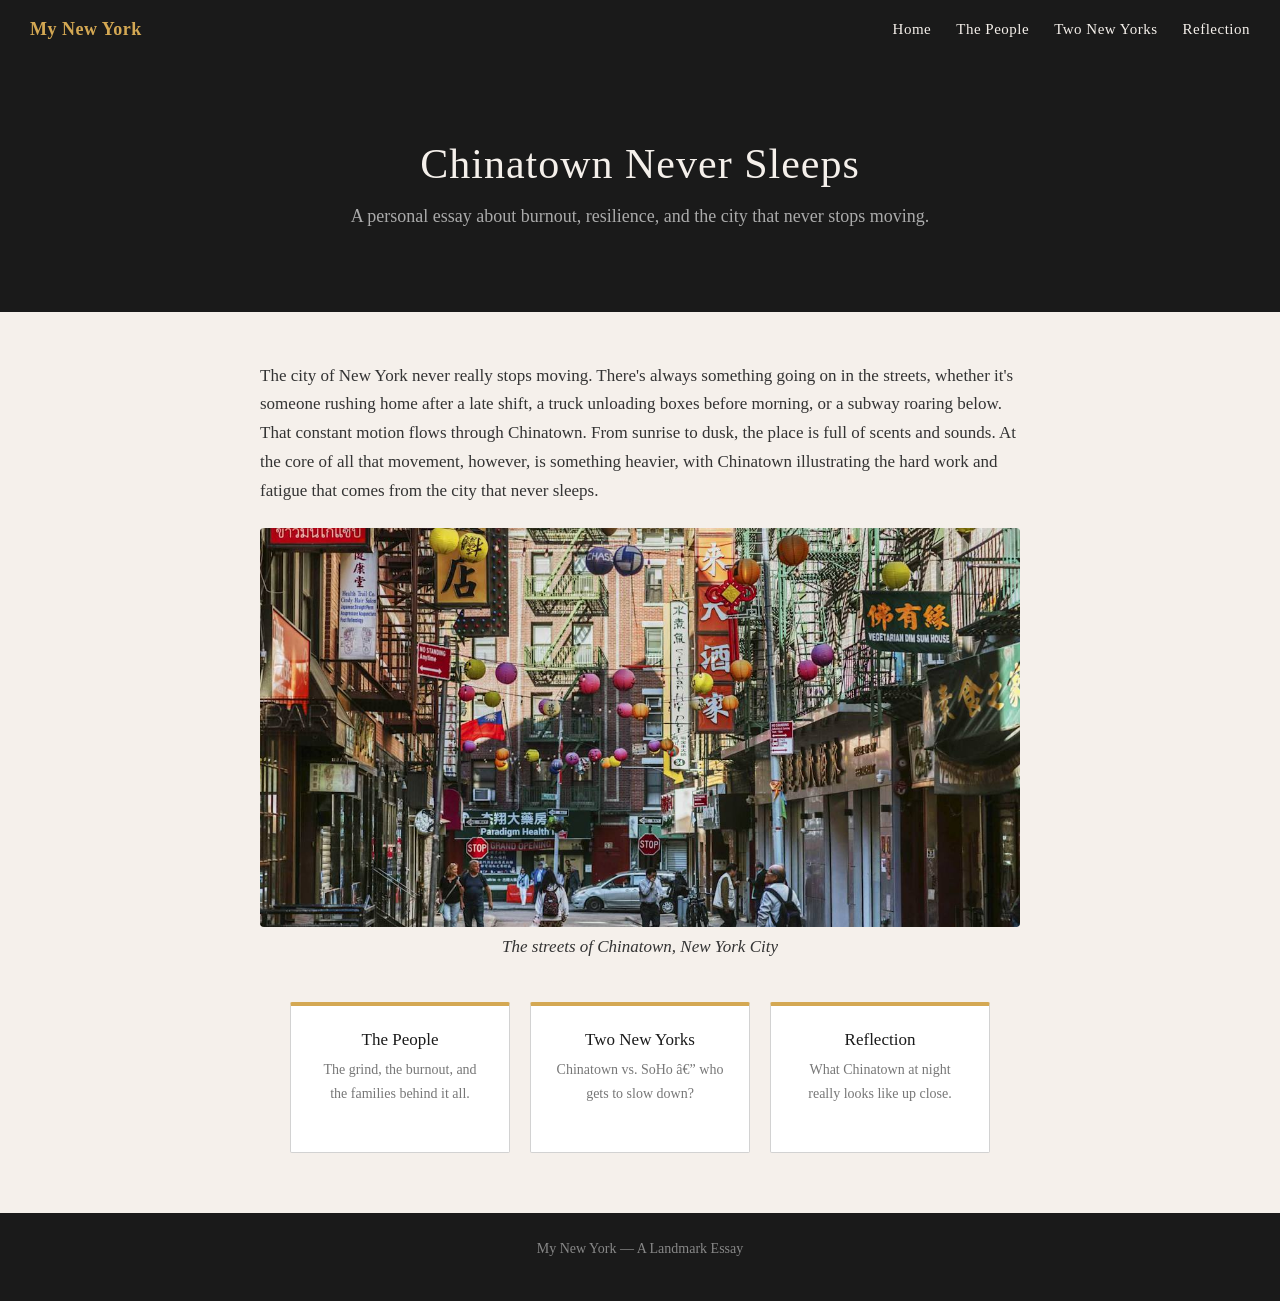
<file: homepage/index.html>
<!DOCTYPE html>

<html lang="en">
    <head>
        <link href="https://cdn.jsdelivr.net/npm/bootstrap@5.2.3/dist/css/bootstrap.min.css" rel="stylesheet" integrity="sha384-rbsA2VBKQhggwzxH7pPCaAqO46MgnOM80zW1RWuH61DGLwZJEdK2Kadq2F9CUG65" crossorigin="anonymous">
        <script src="https://cdn.jsdelivr.net/npm/bootstrap@5.2.3/dist/js/bootstrap.bundle.min.js" integrity="sha384-kenU1KFdBIe4zVF0s0G1M5b4hcpxyD9F7jL+jjXkk+Q2h455rYXK/7HAuoJl+0I4" crossorigin="anonymous"></script>
        <link href="styles.css" rel="stylesheet">
        <title>My New York</title>
    </head>
    <body>

        <!-- Navigation -->
        <nav>
            <a class="nav-title" href="index.html">My New York</a>
            <a href="index.html">Home</a>
            <a href="people.html">The People</a>
            <a href="contrast.html">Two New Yorks</a>
            <a href="reflection.html">Reflection</a>
        </nav>

        <!-- Hero -->
        <div class="hero">
            <h1>Chinatown Never Sleeps</h1>
            <p>A personal essay about burnout, resilience, and the city that never stops moving.</p>
        </div>

        <!-- Intro paragraph -->
        <div class="container">
            <p>
                The city of New York never really stops moving. There's always something going on in the streets,
                whether it's someone rushing home after a late shift, a truck unloading boxes before morning,
                or a subway roaring below. That constant motion flows through Chinatown. From sunrise to dusk,
                the place is full of scents and sounds. At the core of all that movement, however, is something
                heavier, with Chinatown illustrating the hard work and fatigue that comes from the city that never sleeps.
            </p>

            <img src="chinatown_street.jpg" alt="Chinatown street scene" class="essay-image">
            <p class="image-caption">The streets of Chinatown, New York City</p>

            <!-- Page navigation cards -->
            <div class="cards">
                <a href="people.html" class="card">
                    <h3>The People</h3>
                    <p>The grind, the burnout, and the families behind it all.</p>
                </a>
                <a href="contrast.html" class="card">
                    <h3>Two New Yorks</h3>
                    <p>Chinatown vs. SoHo — who gets to slow down?</p>
                </a>
                <a href="reflection.html" class="card">
                    <h3>Reflection</h3>
                    <p>What Chinatown at night really looks like up close.</p>
                </a>
            </div>
        </div>

        <!-- Footer -->
        <footer>
            <p>My New York &mdash; A Landmark Essay</p>
        </footer>

    </body>
</html>
</file>
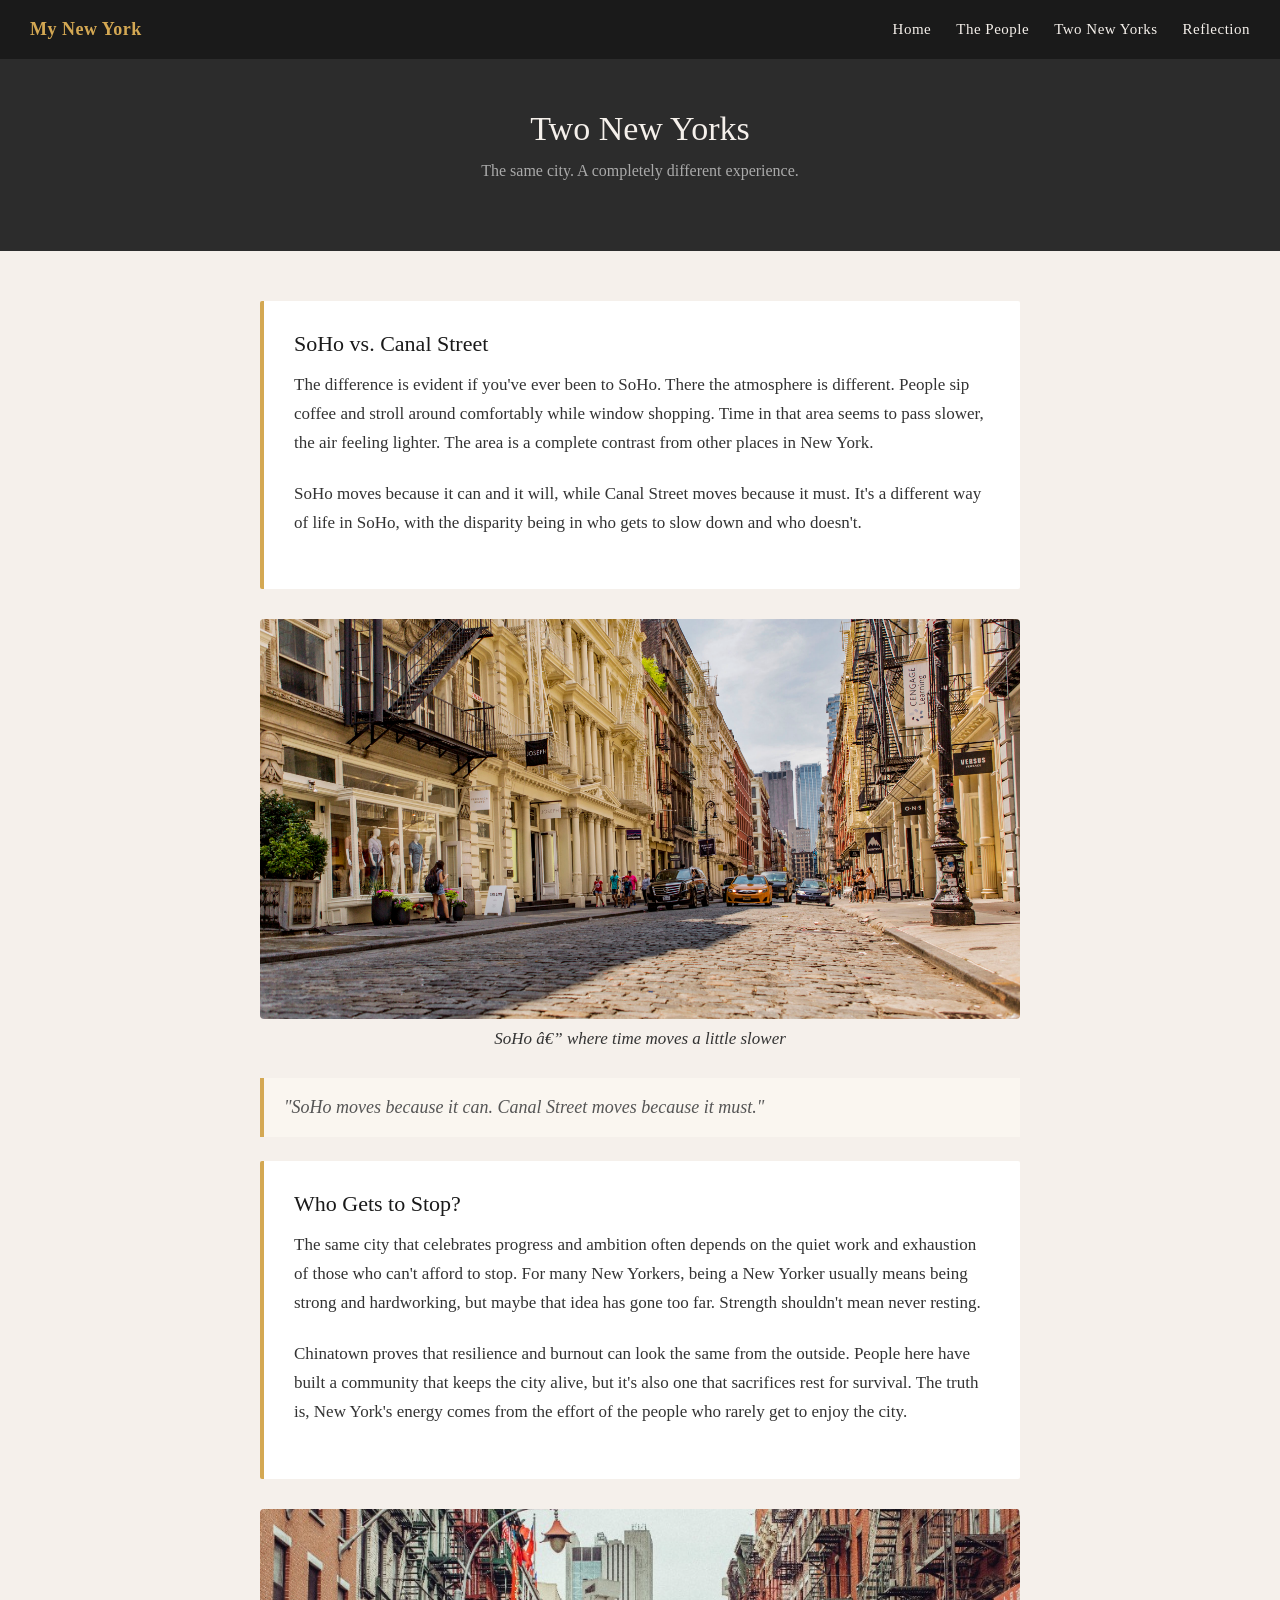
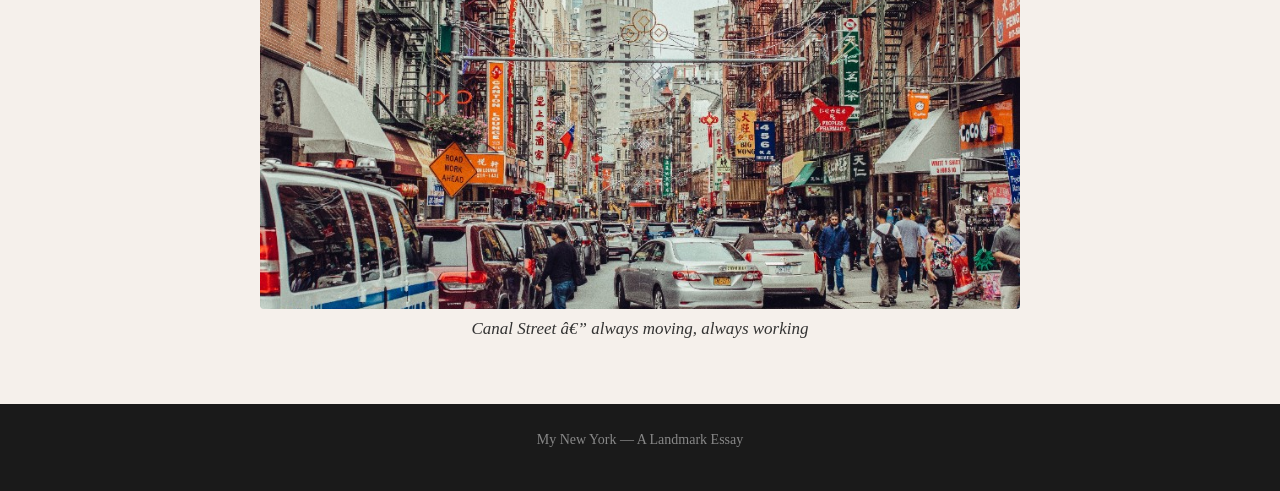
<file: homepage/contrast.html>
<!DOCTYPE html>

<html lang="en">
    <head>
        <link href="https://cdn.jsdelivr.net/npm/bootstrap@5.2.3/dist/css/bootstrap.min.css" rel="stylesheet" integrity="sha384-rbsA2VBKQhggwzxH7pPCaAqO46MgnOM80zW1RWuH61DGLwZJEdK2Kadq2F9CUG65" crossorigin="anonymous">
        <script src="https://cdn.jsdelivr.net/npm/bootstrap@5.2.3/dist/js/bootstrap.bundle.min.js" integrity="sha384-kenU1KFdBIe4zVF0s0G1M5b4hcpxyD9F7jL+jjXkk+Q2h455rYXK/7HAuoJl+0I4" crossorigin="anonymous"></script>
        <link href="styles.css" rel="stylesheet">
        <title>Two New Yorks &mdash; My New York</title>
    </head>
    <body>

        <!-- Navigation -->
        <nav>
            <a class="nav-title" href="index.html">My New York</a>
            <a href="index.html">Home</a>
            <a href="people.html">The People</a>
            <a href="contrast.html">Two New Yorks</a>
            <a href="reflection.html">Reflection</a>
        </nav>

        <!-- Page header -->
        <div class="page-header">
            <h1>Two New Yorks</h1>
            <p>The same city. A completely different experience.</p>
        </div>

        <!-- Content -->
        <div class="container">

            <div class="section-card">
                <h2>SoHo vs. Canal Street</h2>
                <p>
                    The difference is evident if you've ever been to SoHo. There the atmosphere is different.
                    People sip coffee and stroll around comfortably while window shopping. Time in that area
                    seems to pass slower, the air feeling lighter. The area is a complete contrast from other
                    places in New York.
                </p>
                <p>
                    SoHo moves because it can and it will, while Canal Street moves because it must.
                    It's a different way of life in SoHo, with the disparity being in who gets to slow
                    down and who doesn't.
                </p>
            </div>

            <img src="soho.jpg" alt="SoHo streets, people leisurely walking" class="essay-image">
            <p class="image-caption">SoHo — where time moves a little slower</p>

            <blockquote>
                "SoHo moves because it can. Canal Street moves because it must."
            </blockquote>

            <div class="section-card">
                <h2>Who Gets to Stop?</h2>
                <p>
                    The same city that celebrates progress and ambition often depends on the quiet work and
                    exhaustion of those who can't afford to stop. For many New Yorkers, being a New Yorker
                    usually means being strong and hardworking, but maybe that idea has gone too far.
                    Strength shouldn't mean never resting.
                </p>
                <p>
                    Chinatown proves that resilience and burnout can look the same from the outside.
                    People here have built a community that keeps the city alive, but it's also one that
                    sacrifices rest for survival. The truth is, New York's energy comes from the effort
                    of the people who rarely get to enjoy the city.
                </p>
            </div>

            <img src="chinatown_canal.jpg" alt="Canal Street, busy and crowded" class="essay-image">
            <p class="image-caption">Canal Street — always moving, always working</p>

        </div>

        <!-- Footer -->
        <footer>
            <p>My New York &mdash; A Landmark Essay</p>
        </footer>

    </body>
</html>
</file>
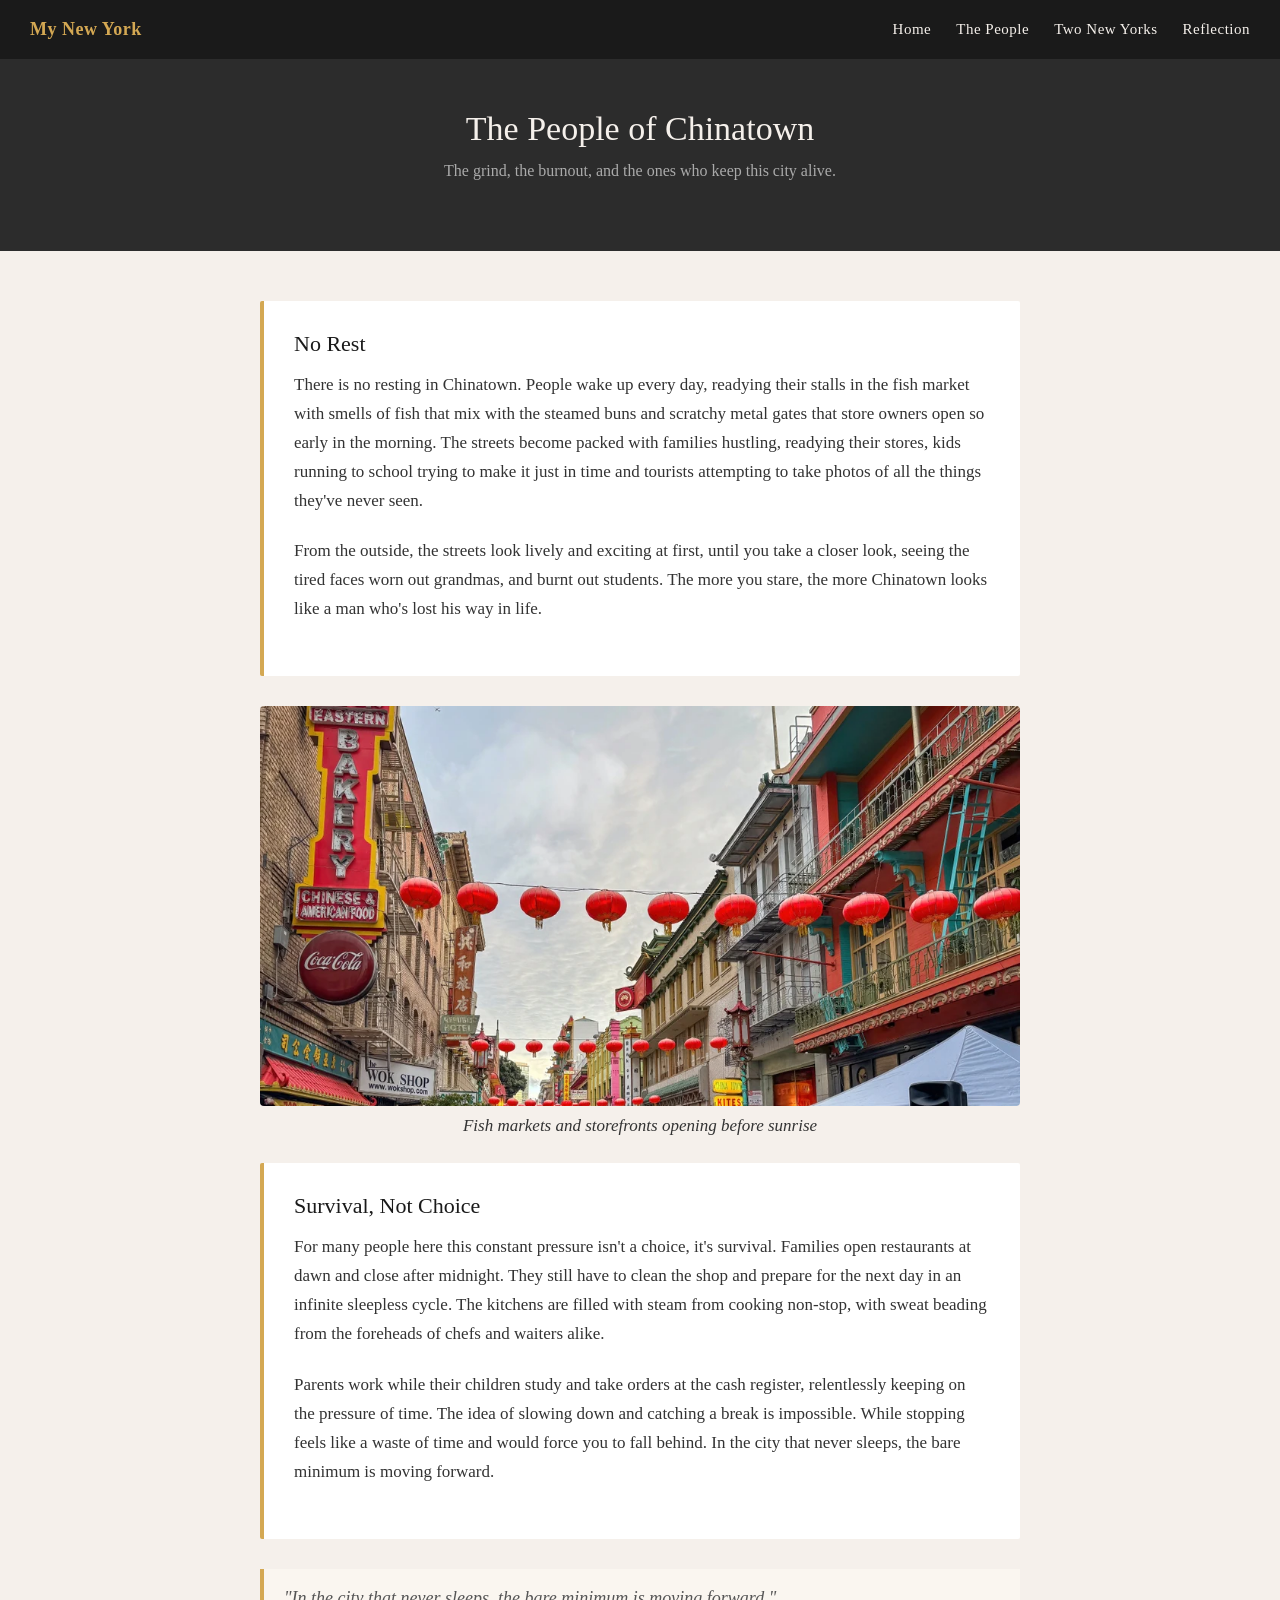
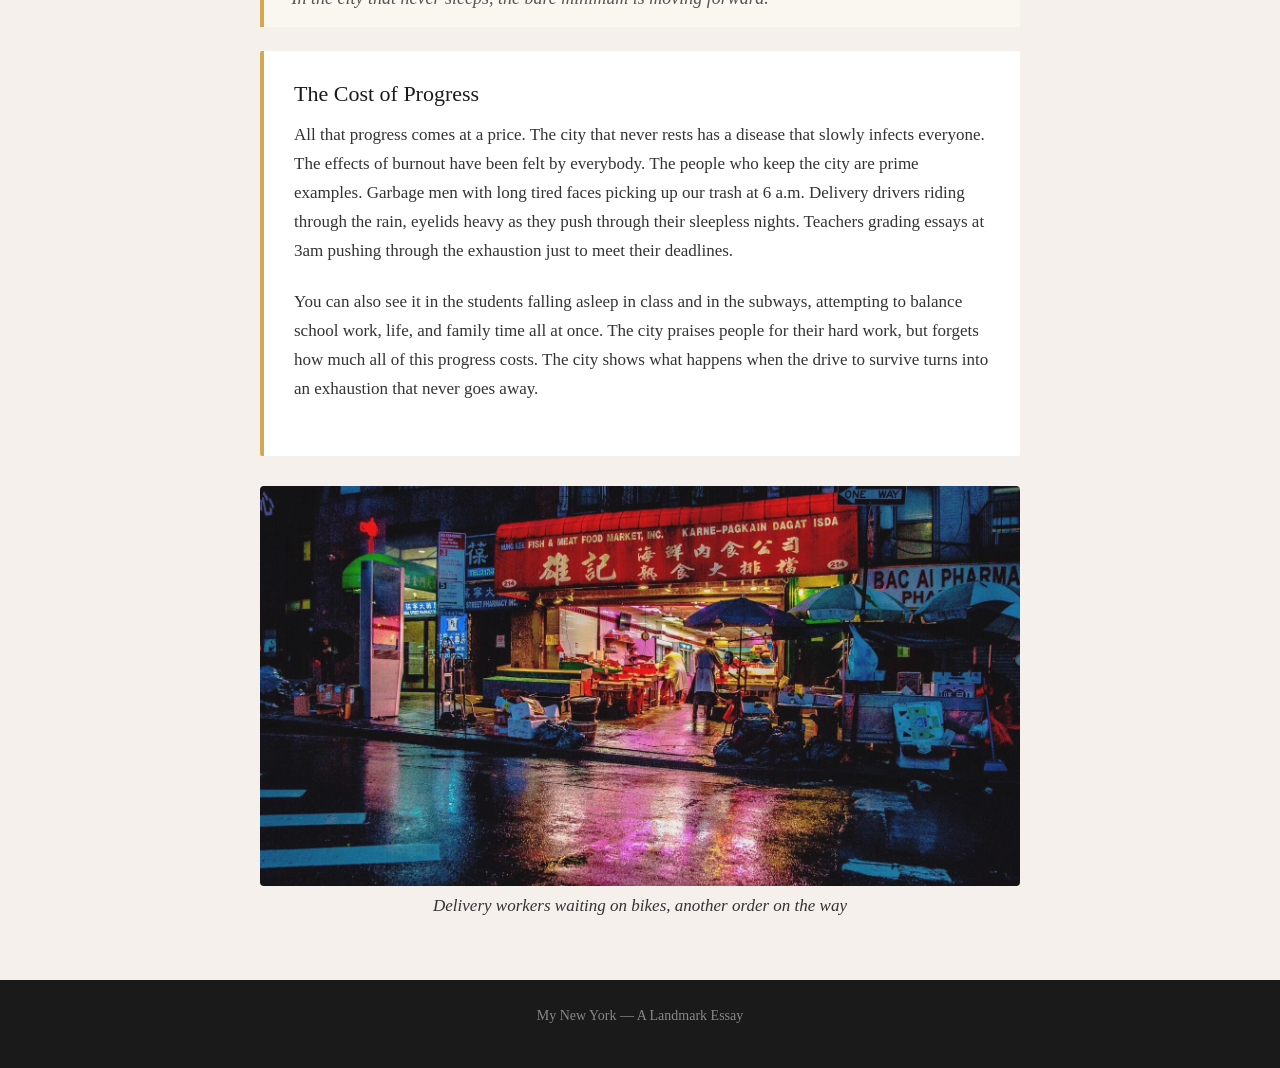
<file: homepage/people.html>
<!DOCTYPE html>

<html lang="en">
    <head>
        <link href="https://cdn.jsdelivr.net/npm/bootstrap@5.2.3/dist/css/bootstrap.min.css" rel="stylesheet" integrity="sha384-rbsA2VBKQhggwzxH7pPCaAqO46MgnOM80zW1RWuH61DGLwZJEdK2Kadq2F9CUG65" crossorigin="anonymous">
        <script src="https://cdn.jsdelivr.net/npm/bootstrap@5.2.3/dist/js/bootstrap.bundle.min.js" integrity="sha384-kenU1KFdBIe4zVF0s0G1M5b4hcpxyD9F7jL+jjXkk+Q2h455rYXK/7HAuoJl+0I4" crossorigin="anonymous"></script>
        <link href="styles.css" rel="stylesheet">
        <title>The People &mdash; My New York</title>
    </head>
    <body>

        <!-- Navigation -->
        <nav>
            <a class="nav-title" href="index.html">My New York</a>
            <a href="index.html">Home</a>
            <a href="people.html">The People</a>
            <a href="contrast.html">Two New Yorks</a>
            <a href="reflection.html">Reflection</a>
        </nav>

        <!-- Page header -->
        <div class="page-header">
            <h1>The People of Chinatown</h1>
            <p>The grind, the burnout, and the ones who keep this city alive.</p>
        </div>

        <!-- Content -->
        <div class="container">

            <div class="section-card">
                <h2>No Rest</h2>
                <p>
                    There is no resting in Chinatown. People wake up every day, readying their stalls in the fish
                    market with smells of fish that mix with the steamed buns and scratchy metal gates that store
                    owners open so early in the morning. The streets become packed with families hustling, readying
                    their stores, kids running to school trying to make it just in time and tourists attempting to
                    take photos of all the things they've never seen.
                </p>
                <p>
                    From the outside, the streets look lively and exciting at first, until you take a closer look,
                    seeing the tired faces worn out grandmas, and burnt out students. The more you stare, the more
                    Chinatown looks like a man who's lost his way in life.
                </p>
            </div>

            <img src="chinatown_market.jpg" alt="Chinatown fish market in the morning" class="essay-image">
            <p class="image-caption">Fish markets and storefronts opening before sunrise</p>

            <div class="section-card">
                <h2>Survival, Not Choice</h2>
                <p>
                    For many people here this constant pressure isn't a choice, it's survival. Families open
                    restaurants at dawn and close after midnight. They still have to clean the shop and prepare
                    for the next day in an infinite sleepless cycle. The kitchens are filled with steam from
                    cooking non-stop, with sweat beading from the foreheads of chefs and waiters alike.
                </p>
                <p>
                    Parents work while their children study and take orders at the cash register, relentlessly
                    keeping on the pressure of time. The idea of slowing down and catching a break is impossible.
                    While stopping feels like a waste of time and would force you to fall behind. In the city
                    that never sleeps, the bare minimum is moving forward.
                </p>
            </div>

            <blockquote>
                "In the city that never sleeps, the bare minimum is moving forward."
            </blockquote>

            <div class="section-card">
                <h2>The Cost of Progress</h2>
                <p>
                    All that progress comes at a price. The city that never rests has a disease that slowly
                    infects everyone. The effects of burnout have been felt by everybody. The people who keep
                    the city are prime examples. Garbage men with long tired faces picking up our trash at 6 a.m.
                    Delivery drivers riding through the rain, eyelids heavy as they push through their sleepless
                    nights. Teachers grading essays at 3am pushing through the exhaustion just to meet their deadlines.
                </p>
                <p>
                    You can also see it in the students falling asleep in class and in the subways, attempting to
                    balance school work, life, and family time all at once. The city praises people for their hard
                    work, but forgets how much all of this progress costs. The city shows what happens when the
                    drive to survive turns into an exhaustion that never goes away.
                </p>
            </div>

            <img src="chinatown_night.jpg" alt="Chinatown delivery workers at night" class="essay-image">
            <p class="image-caption">Delivery workers waiting on bikes, another order on the way</p>

        </div>

        <!-- Footer -->
        <footer>
            <p>My New York &mdash; A Landmark Essay</p>
        </footer>

    </body>
</html>
</file>
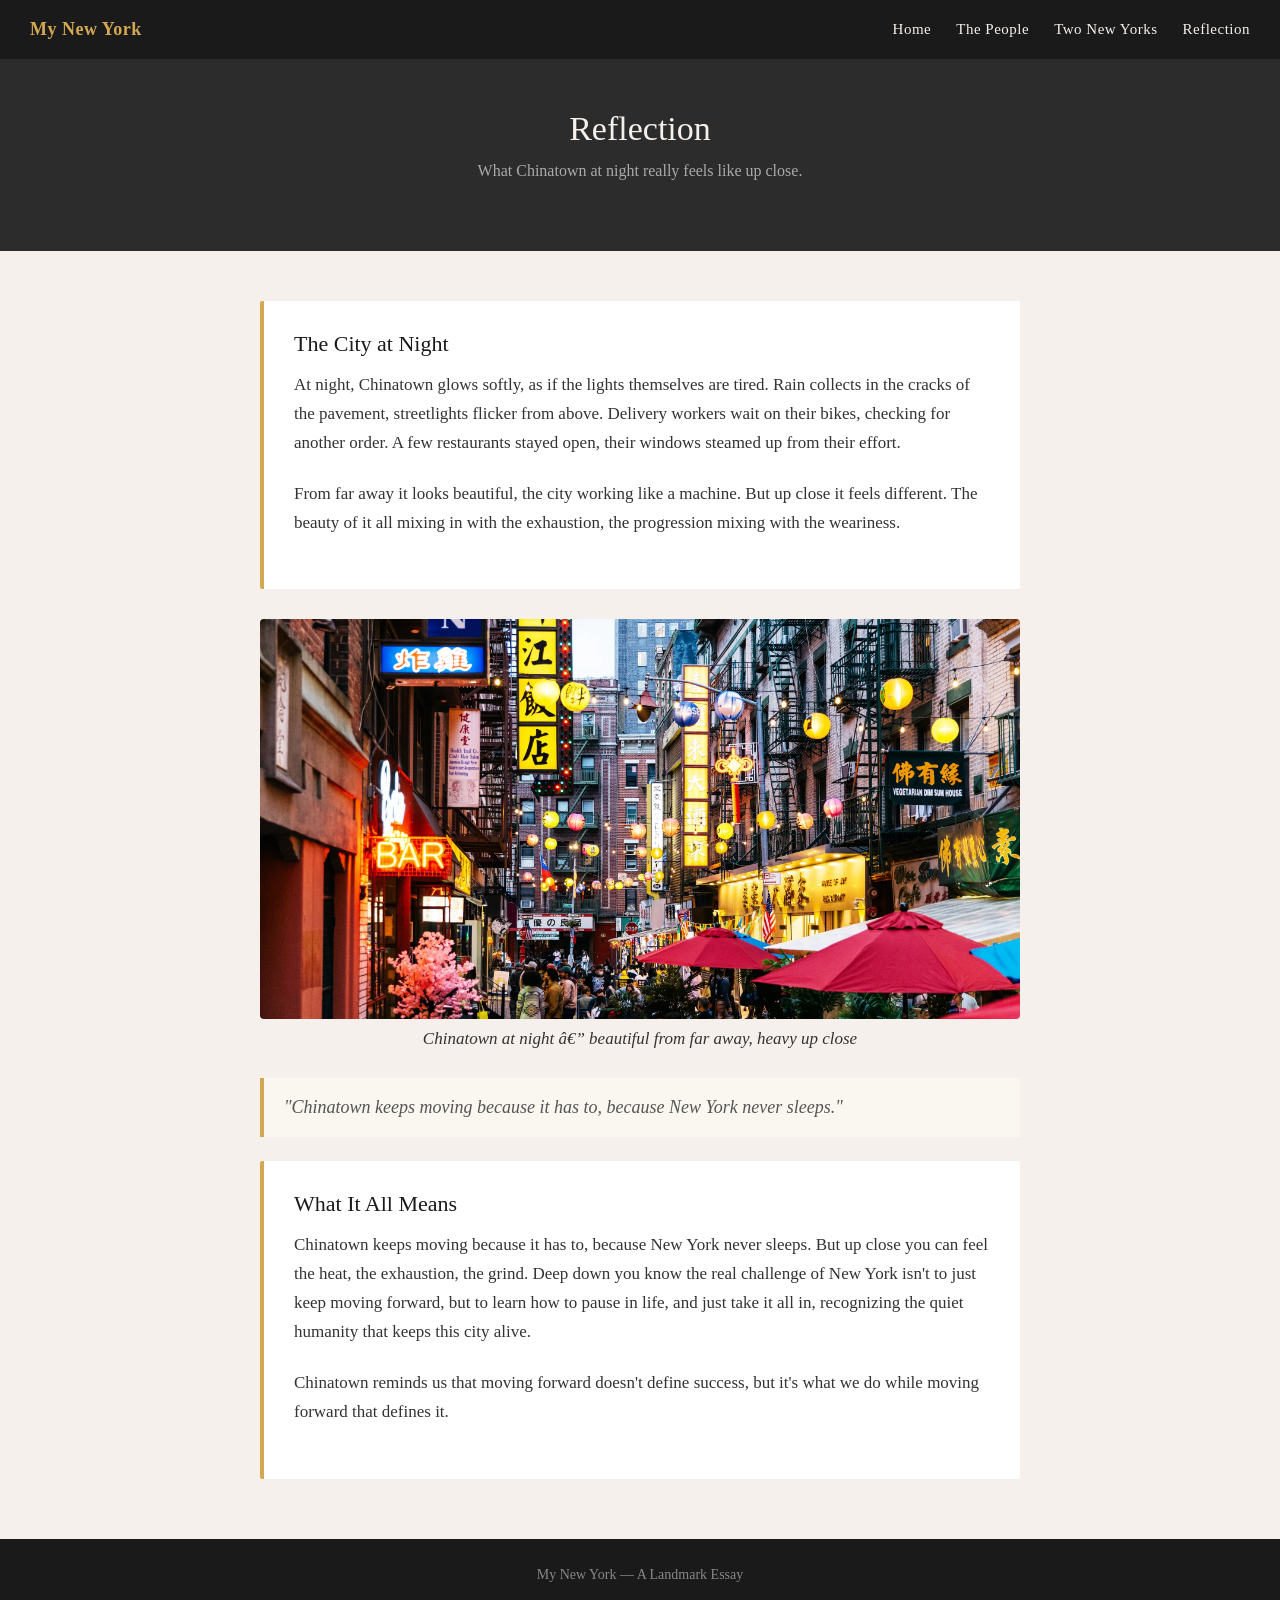
<file: homepage/reflection.html>
<!DOCTYPE html>

<html lang="en">
    <head>
        <link href="https://cdn.jsdelivr.net/npm/bootstrap@5.2.3/dist/css/bootstrap.min.css" rel="stylesheet" integrity="sha384-rbsA2VBKQhggwzxH7pPCaAqO46MgnOM80zW1RWuH61DGLwZJEdK2Kadq2F9CUG65" crossorigin="anonymous">
        <script src="https://cdn.jsdelivr.net/npm/bootstrap@5.2.3/dist/js/bootstrap.bundle.min.js" integrity="sha384-kenU1KFdBIe4zVF0s0G1M5b4hcpxyD9F7jL+jjXkk+Q2h455rYXK/7HAuoJl+0I4" crossorigin="anonymous"></script>
        <link href="styles.css" rel="stylesheet">
        <title>Reflection &mdash; My New York</title>
    </head>
    <body>

        <!-- Navigation -->
        <nav>
            <a class="nav-title" href="index.html">My New York</a>
            <a href="index.html">Home</a>
            <a href="people.html">The People</a>
            <a href="contrast.html">Two New Yorks</a>
            <a href="reflection.html">Reflection</a>
        </nav>

        <!-- Page header -->
        <div class="page-header">
            <h1>Reflection</h1>
            <p>What Chinatown at night really feels like up close.</p>
        </div>

        <!-- Content -->
        <div class="container">

            <div class="section-card">
                <h2>The City at Night</h2>
                <p>
                    At night, Chinatown glows softly, as if the lights themselves are tired. Rain collects
                    in the cracks of the pavement, streetlights flicker from above. Delivery workers wait
                    on their bikes, checking for another order. A few restaurants stayed open, their windows
                    steamed up from their effort.
                </p>
                <p>
                    From far away it looks beautiful, the city working like a machine. But up close it feels
                    different. The beauty of it all mixing in with the exhaustion, the progression mixing
                    with the weariness.
                </p>
            </div>

            <img src="chinatown_glow.jpg" alt="Chinatown at night, glowing lights in the rain" class="essay-image">
            <p class="image-caption">Chinatown at night — beautiful from far away, heavy up close</p>

            <blockquote>
                "Chinatown keeps moving because it has to, because New York never sleeps."
            </blockquote>

            <div class="section-card">
                <h2>What It All Means</h2>
                <p>
                    Chinatown keeps moving because it has to, because New York never sleeps. But up close
                    you can feel the heat, the exhaustion, the grind. Deep down you know the real challenge
                    of New York isn't to just keep moving forward, but to learn how to pause in life, and
                    just take it all in, recognizing the quiet humanity that keeps this city alive.
                </p>
                <p>
                    Chinatown reminds us that moving forward doesn't define success, but it's what we do
                    while moving forward that defines it.
                </p>
            </div>

        </div>

        <!-- Footer -->
        <footer>
            <p>My New York &mdash; A Landmark Essay</p>
        </footer>

    </body>
</html>
</file>
<file: homepage/styles.css>
/* styles.css - My New York Website */

/* ===== RESET & BASE ===== */
* {
    margin: 0;
    padding: 0;
    box-sizing: border-box;
}

body {
    font-family: Georgia, serif;
    background-color: #f5f0eb;
    color: #1a1a1a;
    line-height: 1.7;
}

/* ===== NAVIGATION ===== */
nav {
    background-color: #1a1a1a;
    padding: 14px 30px;
    display: flex;
    gap: 25px;
    align-items: center;
    flex-wrap: wrap;
}

nav a {
    color: #f5f0eb;
    text-decoration: none;
    font-size: 15px;
    letter-spacing: 0.5px;
}

nav a:hover {
    color: #d4a853;
}

.nav-title {
    font-size: 18px;
    font-weight: bold;
    color: #d4a853 !important;
    margin-right: auto;
}

/* ===== HERO SECTION ===== */
.hero {
    background-color: #1a1a1a;
    color: #f5f0eb;
    padding: 80px 30px;
    text-align: center;
}

.hero h1 {
    font-size: 42px;
    margin-bottom: 12px;
    letter-spacing: 1px;
}

.hero p {
    font-size: 18px;
    color: #aaa;
    max-width: 600px;
    margin: 0 auto;
}

/* ===== PAGE HEADER (for inner pages) ===== */
.page-header {
    background-color: #2c2c2c;
    color: #f5f0eb;
    padding: 50px 30px;
    text-align: center;
}

.page-header h1 {
    font-size: 34px;
    margin-bottom: 8px;
}

.page-header p {
    color: #aaa;
    font-size: 16px;
}

/* ===== MAIN CONTENT ===== */
.container {
    max-width: 800px;
    margin: 50px auto;
    padding: 0 20px;
}

.container p {
    font-size: 17px;
    margin-bottom: 22px;
    color: #333;
}

/* ===== ESSAY SECTION CARD ===== */
.section-card {
    background-color: #ffffff;
    border-left: 4px solid #d4a853;
    padding: 30px;
    margin-bottom: 30px;
    border-radius: 2px;
}

.section-card h2 {
    font-size: 22px;
    margin-bottom: 14px;
    color: #1a1a1a;
}

/* ===== IMAGE STYLING ===== */
.essay-image {
    width: 100%;
    max-height: 400px;
    object-fit: cover;
    border-radius: 4px;
    margin: 20px 0;
    display: block;
}

.image-caption {
    font-size: 13px;
    color: #888;
    text-align: center;
    margin-top: -14px;
    margin-bottom: 20px;
    font-style: italic;
}

/* ===== QUOTE BLOCK ===== */
blockquote {
    border-left: 4px solid #d4a853;
    padding: 14px 20px;
    margin: 24px 0;
    background-color: #faf6f0;
    font-style: italic;
    font-size: 18px;
    color: #555;
}

/* ===== FOOTER ===== */
footer {
    background-color: #1a1a1a;
    color: #888;
    text-align: center;
    padding: 24px;
    font-size: 14px;
    margin-top: 60px;
}

/* ===== HOME PAGE CARDS ===== */
.cards {
    display: flex;
    flex-wrap: wrap;
    gap: 20px;
    margin-top: 40px;
    justify-content: center;
}

.card {
    background-color: #ffffff;
    border-top: 4px solid #d4a853;
    padding: 24px;
    width: 220px;
    text-align: center;
    text-decoration: none;
    color: #1a1a1a;
    border-radius: 2px;
    transition: transform 0.2s;
}

.card:hover {
    transform: translateY(-4px);
}

.card h3 {
    font-size: 17px;
    margin-bottom: 8px;
}

.card p {
    font-size: 14px;
    color: #777;
}

/* ===== RESPONSIVE / MOBILE ===== */
@media (max-width: 600px) {
    .hero h1 {
        font-size: 28px;
    }

    .page-header h1 {
        font-size: 24px;
    }

    nav {
        gap: 14px;
        padding: 12px 16px;
    }

    .container {
        margin: 30px auto;
    }

    .cards {
        flex-direction: column;
        align-items: center;
    }

    .card {
        width: 100%;
        max-width: 340px;
    }
}
</file>
